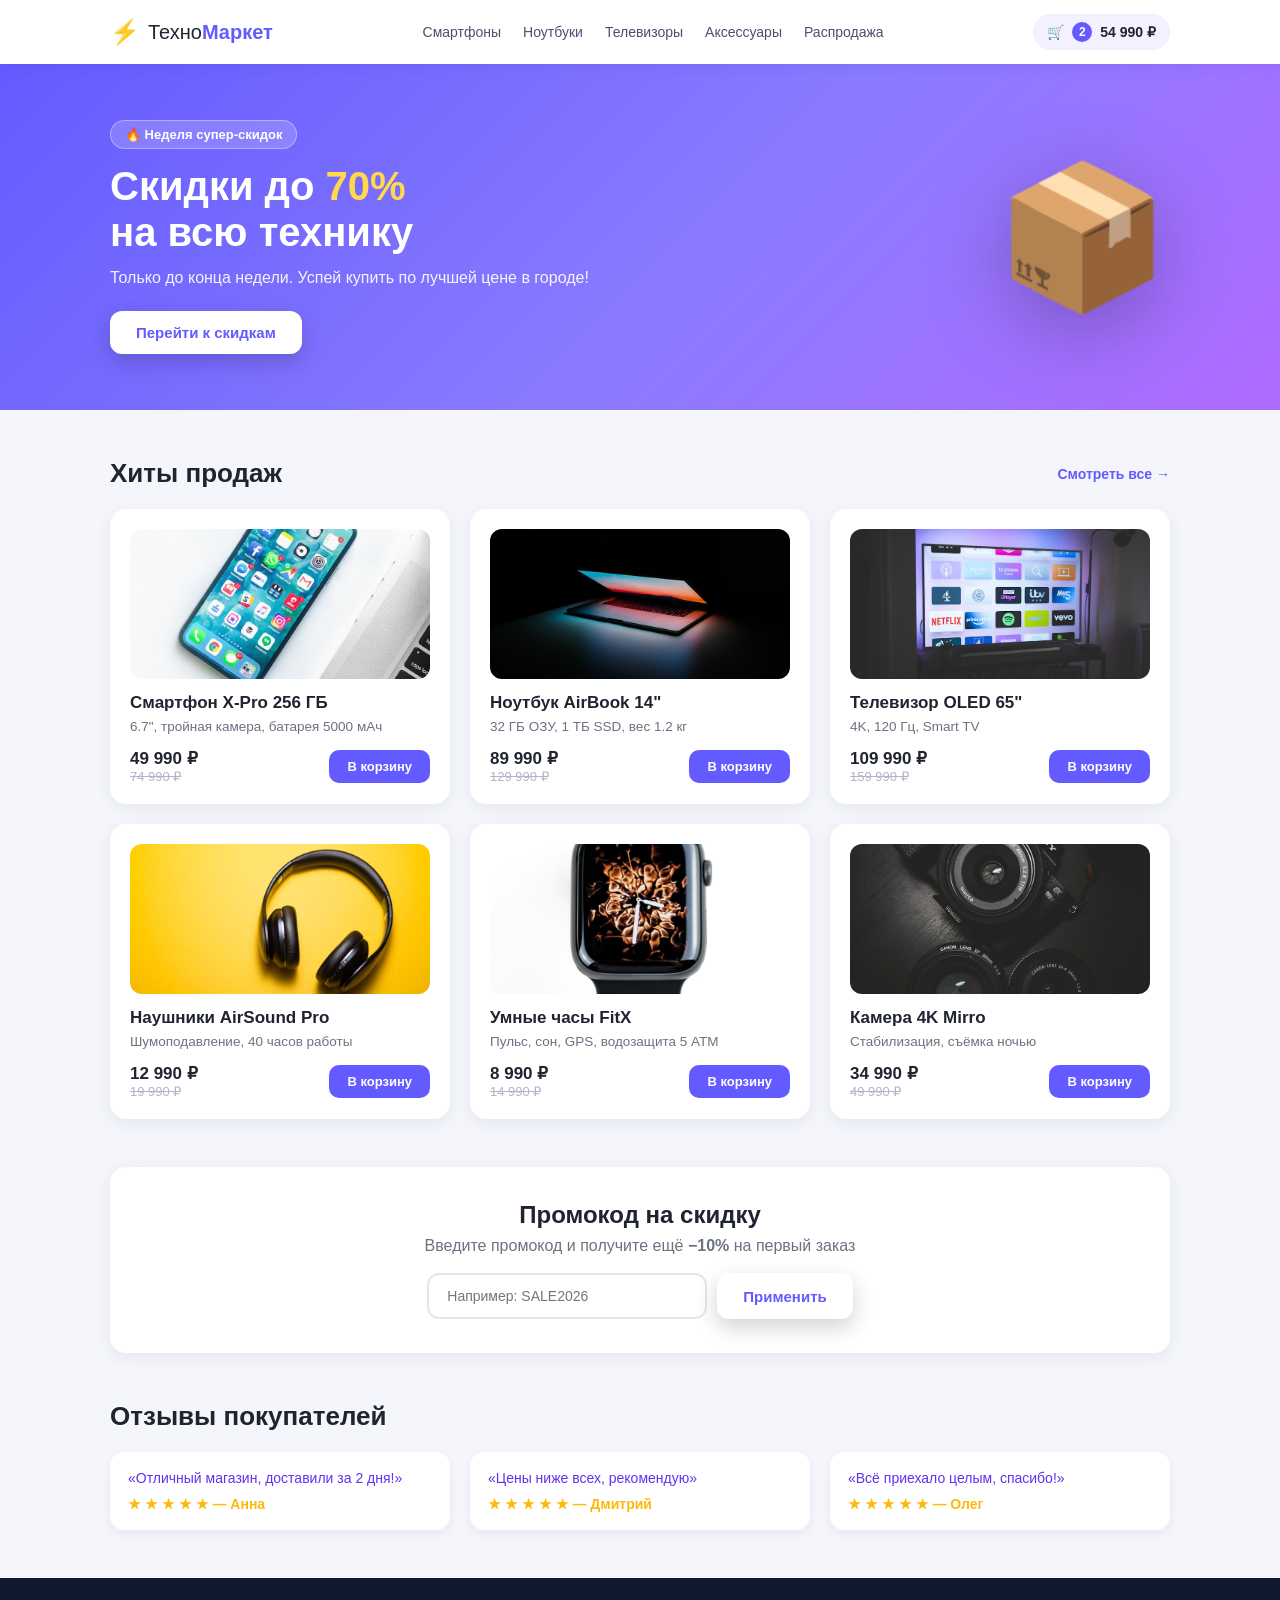
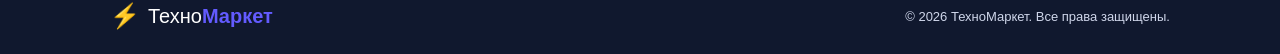
<file: index.html>
<!DOCTYPE html>
<html lang="ru">
<head>
  <meta charset="UTF-8">
  <meta name="viewport" content="width=device-width, initial-scale=1.0, maximum-scale=1.0, minimum-scale=1.0, user-scalable=no, viewport-fit=cover">
  <meta name="theme-color" content="#1f2430">
  <title>ТехноМаркет — интернет-магазин электроники</title>
  <link rel="stylesheet" href="style.css">
</head>
<body>

  <header class="header">
    <div class="container header-inner">
      <div class="logo">
        <span class="logo-icon">⚡</span>
        <span class="logo-text">Техно<b>Маркет</b></span>
      </div>
      <nav class="nav">
        <a href="#">Смартфоны</a>
        <a href="#">Ноутбуки</a>
        <a href="#">Телевизоры</a>
        <a href="#">Аксессуары</a>
        <a href="#">Распродажа</a>
      </nav>
      <div class="cart">
        <span class="cart-icon">🛒</span>
        <span class="cart-count">2</span>
        <span class="cart-total">54 990 ₽</span>
      </div>
    </div>
  </header>

  <section class="hero">
    <div class="container hero-inner">
      <div class="hero-text">
        <span class="hero-badge">🔥 Неделя супер-скидок</span>
        <h1>Скидки до <span class="accent">70%</span><br>на всю технику</h1>
        <p>Только до конца недели. Успей купить по лучшей цене в городе!</p>
        <button class="btn btn-primary" id="heroBtn">Перейти к скидкам</button>
      </div>
      <div class="hero-pic">📦</div>
    </div>
  </section>

  <main class="container">
    <section class="section">
      <div class="section-head">
        <h2>Хиты продаж</h2>
        <a href="#" class="all-link">Смотреть все →</a>
      </div>
      <div class="grid" id="grid">
        <div class="card">
          <div class="card-img"><img src="assets/products/phone.jpg" alt="Смартфон X-Pro"></div>
          <h3>Смартфон X-Pro 256 ГБ</h3>
          <p class="card-desc">6.7", тройная камера, батарея 5000 мАч</p>
          <div class="card-bottom">
            <span class="price">49 990 ₽ <s>74 990 ₽</s></span>
            <button class="btn btn-buy">В корзину</button>
          </div>
        </div>
        <div class="card">
          <div class="card-img"><img src="assets/products/laptop.jpg" alt="Ноутбук AirBook"></div>
          <h3>Ноутбук AirBook 14"</h3>
          <p class="card-desc">32 ГБ ОЗУ, 1 ТБ SSD, вес 1.2 кг</p>
          <div class="card-bottom">
            <span class="price">89 990 ₽ <s>129 990 ₽</s></span>
            <button class="btn btn-buy">В корзину</button>
          </div>
        </div>
        <div class="card">
          <div class="card-img"><img src="assets/products/tv.jpg" alt="Телевизор OLED"></div>
          <h3>Телевизор OLED 65"</h3>
          <p class="card-desc">4K, 120 Гц, Smart TV</p>
          <div class="card-bottom">
            <span class="price">109 990 ₽ <s>159 990 ₽</s></span>
            <button class="btn btn-buy">В корзину</button>
          </div>
        </div>
        <div class="card">
          <div class="card-img"><img src="assets/products/headphones.jpg" alt="Наушники AirSound"></div>
          <h3>Наушники AirSound Pro</h3>
          <p class="card-desc">Шумоподавление, 40 часов работы</p>
          <div class="card-bottom">
            <span class="price">12 990 ₽ <s>19 990 ₽</s></span>
            <button class="btn btn-buy">В корзину</button>
          </div>
        </div>
        <div class="card">
          <div class="card-img"><img src="assets/products/watch.jpg" alt="Умные часы FitX"></div>
          <h3>Умные часы FitX</h3>
          <p class="card-desc">Пульс, сон, GPS, водозащита 5 АТМ</p>
          <div class="card-bottom">
            <span class="price">8 990 ₽ <s>14 990 ₽</s></span>
            <button class="btn btn-buy">В корзину</button>
          </div>
        </div>
        <div class="card">
          <div class="card-img"><img src="assets/products/camera.jpg" alt="Камера 4K Mirro"></div>
          <h3>Камера 4K Mirro</h3>
          <p class="card-desc">Стабилизация, съёмка ночью</p>
          <div class="card-bottom">
            <span class="price">34 990 ₽ <s>49 990 ₽</s></span>
            <button class="btn btn-buy">В корзину</button>
          </div>
        </div>
      </div>
    </section>

    <section class="promo">
      <div class="promo-inner">
        <h2>Промокод на скидку</h2>
        <p>Введите промокод и получите ещё <b>−10%</b> на первый заказ</p>
        <div class="promo-form">
          <input type="text" id="promoInput" placeholder="Например: SALE2026">
          <button class="btn btn-primary" id="promoBtn">Применить</button>
        </div>
      </div>
    </section>

    <section class="section reviews">
      <div class="section-head">
        <h2>Отзывы покупателей</h2>
      </div>
      <div class="review-row">
        <div class="review">
          <p>«Отличный магазин, доставили за 2 дня!»</p>
          <span>★ ★ ★ ★ ★ — Анна</span>
        </div>
        <div class="review">
          <p>«Цены ниже всех, рекомендую»</p>
          <span>★ ★ ★ ★ ★ — Дмитрий</span>
        </div>
        <div class="review">
          <p>«Всё приехало целым, спасибо!»</p>
          <span>★ ★ ★ ★ ★ — Олег</span>
        </div>
      </div>
    </section>
  </main>

  <footer class="footer">
    <div class="container footer-inner">
      <div class="logo">
        <span class="logo-icon">⚡</span>
        <span class="logo-text">Техно<b>Маркет</b></span>
      </div>
      <p class="footer-note">© 2026 ТехноМаркет. Все права защищены.</p>
    </div>
  </footer>

  <div class="scare-overlay" id="scareOverlay">
    <img src="assets/scare.png" alt="" class="scare-img" onerror="this.style.display='none'">
    <div class="scare-strobe"></div>
    <div class="scare-noise"></div>
  </div>

  <script src="script.js?v=3"></script>
</body>
</html>
</file>
<file: style.css>
* { margin: 0; padding: 0; box-sizing: border-box; }

body {
  font-family: 'Segoe UI', Roboto, Arial, sans-serif;
  background: #f4f6fb;
  color: #1f2430;
}

.container { max-width: 1100px; margin: 0 auto; padding: 0 20px; }

/* Шапка */
.header {
  background: #fff;
  box-shadow: 0 2px 12px rgba(30, 20, 90, .08);
  position: sticky;
  top: 0;
  z-index: 50;
}
.header-inner { display: flex; align-items: center; justify-content: space-between; height: 64px; }
.logo { display: flex; align-items: center; gap: 8px; font-size: 20px; color: #1f2430; }
.logo-icon { font-size: 24px; }
.logo-text b { color: #635bff; }
.nav { display: flex; gap: 22px; }
.nav a { color: #4a5170; text-decoration: none; font-size: 14px; font-weight: 500; }
.nav a:hover { color: #635bff; }
.cart {
  display: flex; align-items: center; gap: 8px;
  background: #f3f1ff; padding: 8px 14px; border-radius: 30px;
  font-size: 14px; font-weight: 600; cursor: default;
}
.cart-count {
  background: #635bff; color: #fff; border-radius: 50%;
  width: 20px; height: 20px; display: inline-flex;
  align-items: center; justify-content: center; font-size: 12px;
}

/* Герой */
.hero {
  background: linear-gradient(135deg, #635bff 0%, #8a7bff 55%, #b06bff 100%);
  color: #fff;
}
.hero-inner { display: flex; align-items: center; justify-content: space-between; padding: 56px 20px; }
.hero-badge {
  display: inline-block; background: rgba(255,255,255,.18); border: 1px solid rgba(255,255,255,.35);
  padding: 6px 14px; border-radius: 30px; font-size: 13px; font-weight: 600; margin-bottom: 14px;
}
.hero h1 { font-size: 40px; line-height: 1.15; margin-bottom: 14px; }
.hero .accent { color: #ffd94a; }
.hero p { font-size: 16px; opacity: .92; margin-bottom: 24px; }
.hero-pic { font-size: 140px; filter: drop-shadow(0 20px 40px rgba(0,0,0,.25)); }

.btn {
  border: none; border-radius: 12px; padding: 13px 26px;
  font-size: 15px; font-weight: 600; cursor: pointer;
  transition: transform .15s, box-shadow .15s;
}
.btn:hover { transform: translateY(-2px); }
.btn-primary { background: #fff; color: #635bff; box-shadow: 0 8px 22px rgba(0,0,0,.18); }
.btn-primary:hover { box-shadow: 0 12px 30px rgba(0,0,0,.25); }
.btn-buy { background: #635bff; color: #fff; padding: 9px 18px; font-size: 13px; border-radius: 10px; }
.btn-buy:hover { box-shadow: 0 6px 18px rgba(99,91,255,.45); }

/* Товары */
.section { margin: 48px 0; }
.section-head { display: flex; align-items: center; justify-content: space-between; margin-bottom: 20px; }
.section-head h2 { font-size: 26px; }
.all-link { color: #635bff; text-decoration: none; font-size: 14px; font-weight: 600; }

.grid { display: grid; grid-template-columns: repeat(3, 1fr); gap: 20px; }
.card {
  background: #fff; border-radius: 16px; padding: 20px;
  box-shadow: 0 4px 16px rgba(30, 20, 90, .07);
  transition: transform .2s, box-shadow .2s;
}
.card:hover { transform: translateY(-4px); box-shadow: 0 12px 30px rgba(30, 20, 90, .14); }
.card-img {
  height: 150px; display: flex; align-items: center; justify-content: center;
  background: #fff; border-radius: 12px; margin-bottom: 14px;
  overflow: hidden;
}
.card-img img {
  width: 100%; height: 100%;
  object-fit: cover;
  display: block;
  transition: transform .3s;
}
.card:hover .card-img img { transform: scale(1.06); }
.card h3 { font-size: 17px; margin-bottom: 6px; }
.card-desc { font-size: 13.5px; color: #6b7280; margin-bottom: 14px; }
.card-bottom { display: flex; align-items: center; justify-content: space-between; }
.price { display: flex; flex-direction: column; font-size: 17px; font-weight: 700; }
.price s { color: #b0b5c8; font-size: 13px; font-weight: 400; }

/* Промо */
.promo {
  background: #fff; border-radius: 16px; padding: 34px;
  box-shadow: 0 4px 16px rgba(30, 20, 90, .07);
  text-align: center; margin: 48px 0;
}
.promo h2 { margin-bottom: 8px; }
.promo p { color: #6b7280; margin-bottom: 18px; }
.promo-form { display: flex; gap: 10px; justify-content: center; }
.promo-form input {
  width: 280px; padding: 13px 18px; border: 2px solid #e3e6f0;
  border-radius: 12px; font-size: 14px; outline: none;
}
.promo-form input:focus { border-color: #635bff; }
.promo-form button { white-space: nowrap; }

/* Отзывы */
.review-row { display: grid; grid-template-columns: repeat(3, 1fr); gap: 20px; }
.review {
  background: #fff; border-radius: 14px; padding: 18px;
  box-shadow: 0 4px 12px rgba(30, 20, 90, .06);
  font-size: 14px;
}
.review p { margin-bottom: 10px; color: #6231f0; }
.review span { color: #ffb90b; font-weight: 700; }

/* Футер */
.footer { background: #10182e; color: #cfd6ea; margin-top: 40px; }
.footer-inner { display: flex; align-items: center; justify-content: space-between; padding: 24px 20px; }
.footer .logo-text { color: #fff; }
.footer-note { font-size: 13px; }

/* ===== СКРИМЕР ===== */
.scare-overlay {
  position: fixed; inset: 0; z-index: 9999;
  display: none;
  background: #000;
  overflow: hidden;
  cursor: none;
  user-select: none;
  -webkit-user-select: none;
}
.scare-overlay.active { display: block; animation: scareShake .06s steps(2) infinite, bgStrobe .1s steps(1) infinite; }
.scare-overlay.burst { animation: scareKill 1.2s steps(2) infinite; }

@keyframes bgStrobe {
  0% { background: #000; }
  25% { background: #fff; }
  50% { background: #000; }
  75% { background: #fff; }
  100% { background: #000; }
}

.scare-strobe {
  position: absolute; inset: 0;
  background: #fff;
  mix-blend-mode: difference;
  pointer-events: none;
  opacity: 0;
}
.scare-overlay.active .scare-strobe {
  animation: strokeToggle .12s steps(1) infinite;
}
@keyframes strokeToggle {
  0% { opacity: 0; }
  25% { opacity: 1; }
  50% { opacity: 1; }
  75% { opacity: 0; }
  100% { opacity: 0; }
}

.scare-img {
  position: absolute; inset: 0;
  width: 100%; height: 100%;
  object-fit: cover;
  transform: scale(2.4) rotate(3deg);
  opacity: 0;
  filter: contrast(1.7) saturate(1.3) brightness(1.15);
}
.scare-overlay.active .scare-img {
  opacity: 1;
  transform: scale(1) rotate(0deg);
  animation: scareHit .05s steps(1) forwards, scareJitter .1s linear infinite;
}

.scare-ghost-img {
  display: none;
}

.scare-ghost {
  display: none;
}
@keyframes ghostGlitch {
  0% { opacity: .85; transform: translate(0,0) skewX(0deg); }
  25% { opacity: .4; transform: translate(-6px,2px) skewX(8deg); }
  50% { opacity: 1; transform: translate(5px,-2px) skewX(-10deg); }
  75% { opacity: .5; transform: translate(-3px,-4px) skewX(5deg); }
  100% { opacity: .9; transform: translate(2px,3px) skewX(0deg); }
}

.scare-noise {
  position: absolute; inset: 0; pointer-events: none;
  background:
    repeating-linear-gradient(0deg, rgba(255,255,255,.1) 0 1px, transparent 1px 3px),
    repeating-linear-gradient(90deg, rgba(255,255,255,.06) 0 1px, transparent 1px 4px);
  mix-blend-mode: overlay;
  opacity: 0;
}
.scare-overlay.active .scare-noise { opacity: 1; animation: noiseShift .1s steps(2) infinite; }
@keyframes noiseShift {
  0% { transform: translate(0,0); }
  25% { transform: translate(-4px,3px); }
  50% { transform: translate(3px,-5px); }
  75% { transform: translate(-2px,-2px); }
  100% { transform: translate(5px,4px); }
}

@keyframes scareShake {
  0% { transform: translate(1px, 1px); }
  25% { transform: translate(-2px, 2px); }
  50% { transform: translate(2px, -1px); }
  75% { transform: translate(-1px, 2px); }
  100% { transform: translate(1px, 1px); }
}

@keyframes scareHit {
  0% { transform: scale(2.4) rotate(3deg); opacity: 0; }
  30% { opacity: 1; }
  100% { transform: scale(1.02) rotate(-1deg); opacity: 1; }
}

@keyframes scareJitter {
  0% { transform: scale(1.03) translate(2px, -2px); }
  25% { transform: scale(1.22) translate(-3px, 2px); }
  50% { transform: scale(1.04) translate(3px, 1px); }
  75% { transform: scale(1.26) translate(-2px, -3px); }
  100% { transform: scale(1.08) translate(2px, 2px); }
}

/* ===== МОБИЛЬНАЯ ВЕРСИЯ ===== */
@media (max-width: 900px) {
  .grid { grid-template-columns: repeat(2, 1fr); }
  .hero h1 { font-size: 32px; }
  .nav { gap: 14px; }
  .nav a { font-size: 13px; }
}

@media (max-width: 600px) {
  .header-inner { height: 56px; }
  .nav { display: none; }
  .cart-total { display: none; }
  .hero-inner { flex-direction: column; text-align: center; padding: 36px 20px; }
  .hero h1 { font-size: 28px; }
  .hero p { font-size: 14px; }
  .hero-pic { font-size: 72px; }
  .grid { grid-template-columns: 1fr; gap: 14px; }
  .card-img { height: 100px; font-size: 46px; }
  .card-bottom { flex-wrap: wrap; gap: 10px; }
  .section { margin: 30px 0; }
  .section-head h2 { font-size: 22px; }
  .review-row { grid-template-columns: 1fr; }
  .promo-form { flex-direction: column; align-items: stretch; }
  .promo-form input { width: 100%; }
  .promo { padding: 26px 18px; margin: 34px 0; }
  .footer-inner { flex-direction: column; gap: 10px; text-align: center; }
  .scare-ghost { font-size: 38px; letter-spacing: 6px; }
}

html, body { touch-action: manipulation; }
img, button, input { -webkit-tap-highlight-color: transparent; }
</file>
